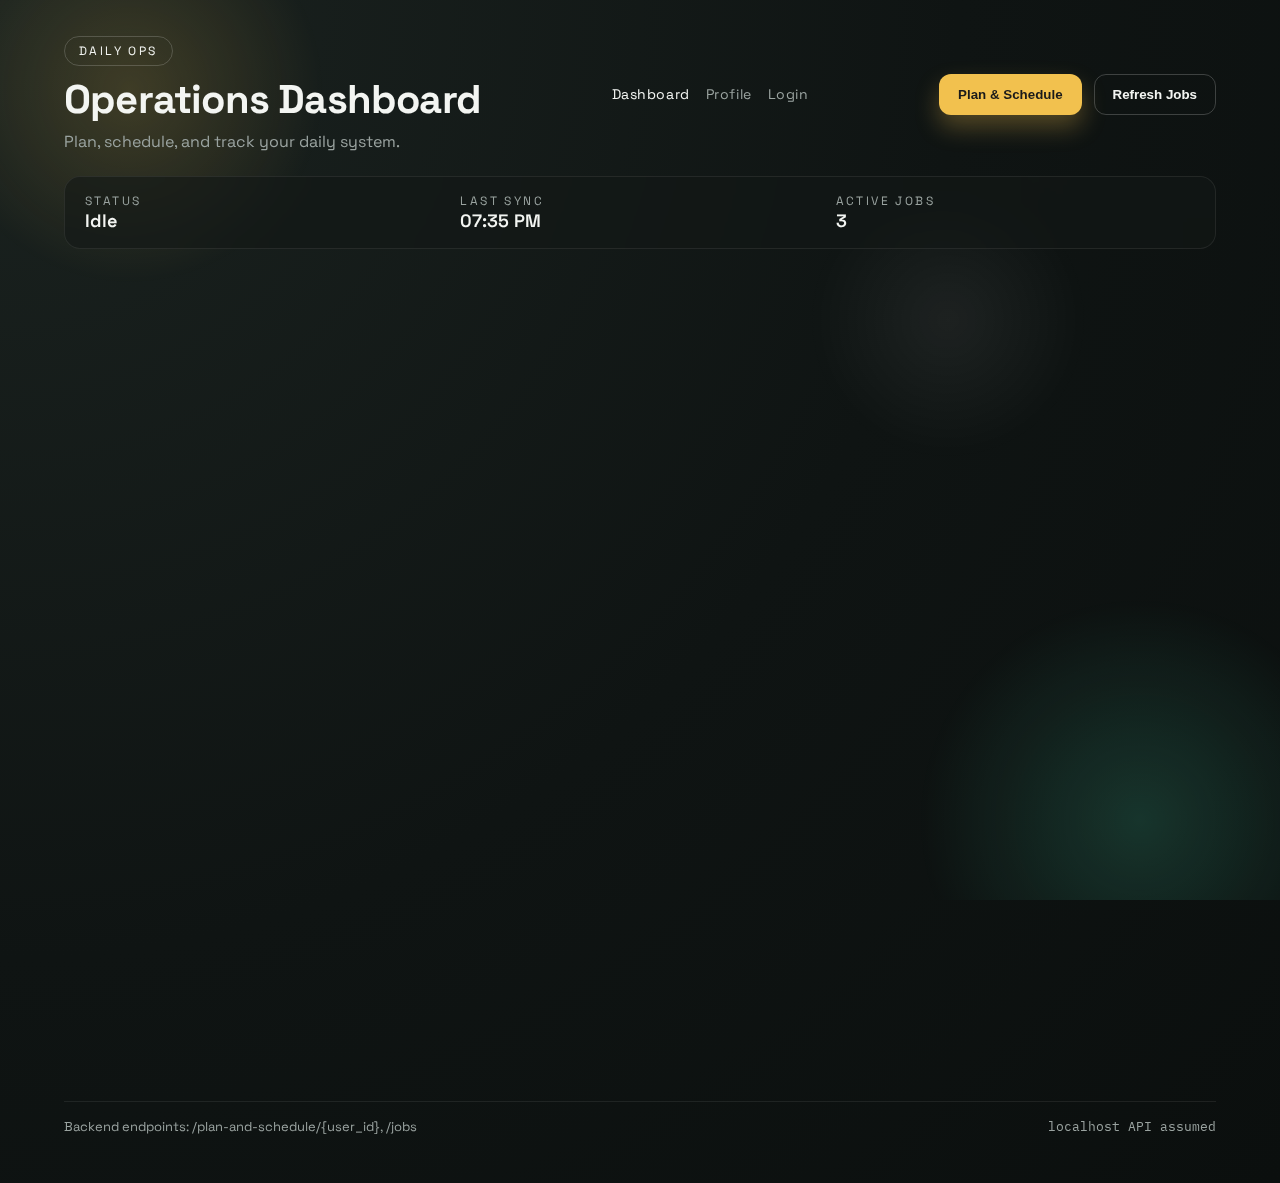
<file: frontend/index.html>
<!doctype html>
<html lang="en">
<head>
  <meta charset="utf-8" />
  <meta name="viewport" content="width=device-width, initial-scale=1" />
  <title>Daily Ops Dashboard</title>
  <link rel="preconnect" href="https://fonts.googleapis.com" />
  <link rel="preconnect" href="https://fonts.gstatic.com" crossorigin />
  <link href="https://fonts.googleapis.com/css2?family=Space+Grotesk:wght@300;400;500;600;700&family=IBM+Plex+Mono:wght@400;500&display=swap" rel="stylesheet" />
  <link rel="stylesheet" href="styles.css" />
</head>
<body>
  <div class="ambient">
    <div class="orb orb-1"></div>
    <div class="orb orb-2"></div>
    <div class="orb orb-3"></div>
  </div>

  <div class="page">
    <header class="topbar">
      <div class="brand">
        <div class="pill">Daily Ops</div>
        <h1>Operations Dashboard</h1>
        <p>Plan, schedule, and track your daily system.</p>
      </div>
      <nav class="nav-links">
        <a href="index.html" class="active">Dashboard</a>
        <a href="profile.html">Profile</a>
        <a href="login.html" id="nav-login">Login</a>
        <button class="nav-logout" id="nav-logout" type="button">Logout</button>
      </nav>
      <div class="actions">
        <button class="btn primary" id="btn-plan">Plan &amp; Schedule</button>
        <button class="btn ghost" id="btn-refresh">Refresh Jobs</button>
      </div>
    </header>

    <section class="statusbar">
      <div>
        <span class="label">Status</span>
        <span class="value" id="status-text">Idle</span>
      </div>
      <div>
        <span class="label">Last Sync</span>
        <span class="value" id="last-sync">--:--</span>
      </div>
      <div>
        <span class="label">Active Jobs</span>
        <span class="value" id="job-count">0</span>
      </div>
    </section>

    <main class="grid">
      <section class="card summary" data-delay="0">
        <div class="card-header">
          <h2>Today at a glance</h2>
          <span class="tag">Live</span>
        </div>
        <div class="summary-grid" id="summary-grid"></div>
      </section>

      <section class="card plan" data-delay="80">
        <div class="card-header">
          <h2>Plan timeline</h2>
          <span class="tag">Next 12h</span>
        </div>
        <div class="timeline" id="plan-list"></div>
      </section>

      <section class="card jobs" data-delay="160">
        <div class="card-header">
          <h2>Scheduled jobs</h2>
          <span class="tag">APScheduler</span>
        </div>
        <div class="job-list" id="job-list"></div>
      </section>

      <section class="card signals" data-delay="240">
        <div class="card-header">
          <h2>Signals</h2>
          <span class="tag">Context</span>
        </div>
        <div class="signal-list" id="signal-list"></div>
      </section>

      <section class="card focus" data-delay="320">
        <div class="card-header">
          <h2>Focus rules</h2>
          <span class="tag">Planner</span>
        </div>
        <ul class="rules">
          <li>Keep reminders out of quiet hours (23:00-07:00).</li>
          <li>Schedule workout + breakfast before shift.</li>
          <li>Daily brief includes shift, meals, and job sprint target.</li>
        </ul>
      </section>
    </main>

    <footer class="footer">
      <span>Backend endpoints: /plan-and-schedule/{user_id}, /jobs</span>
      <span class="mono">localhost API assumed</span>
    </footer>
  </div>

  <script src="app.js"></script>
</body>
</html>
</file>
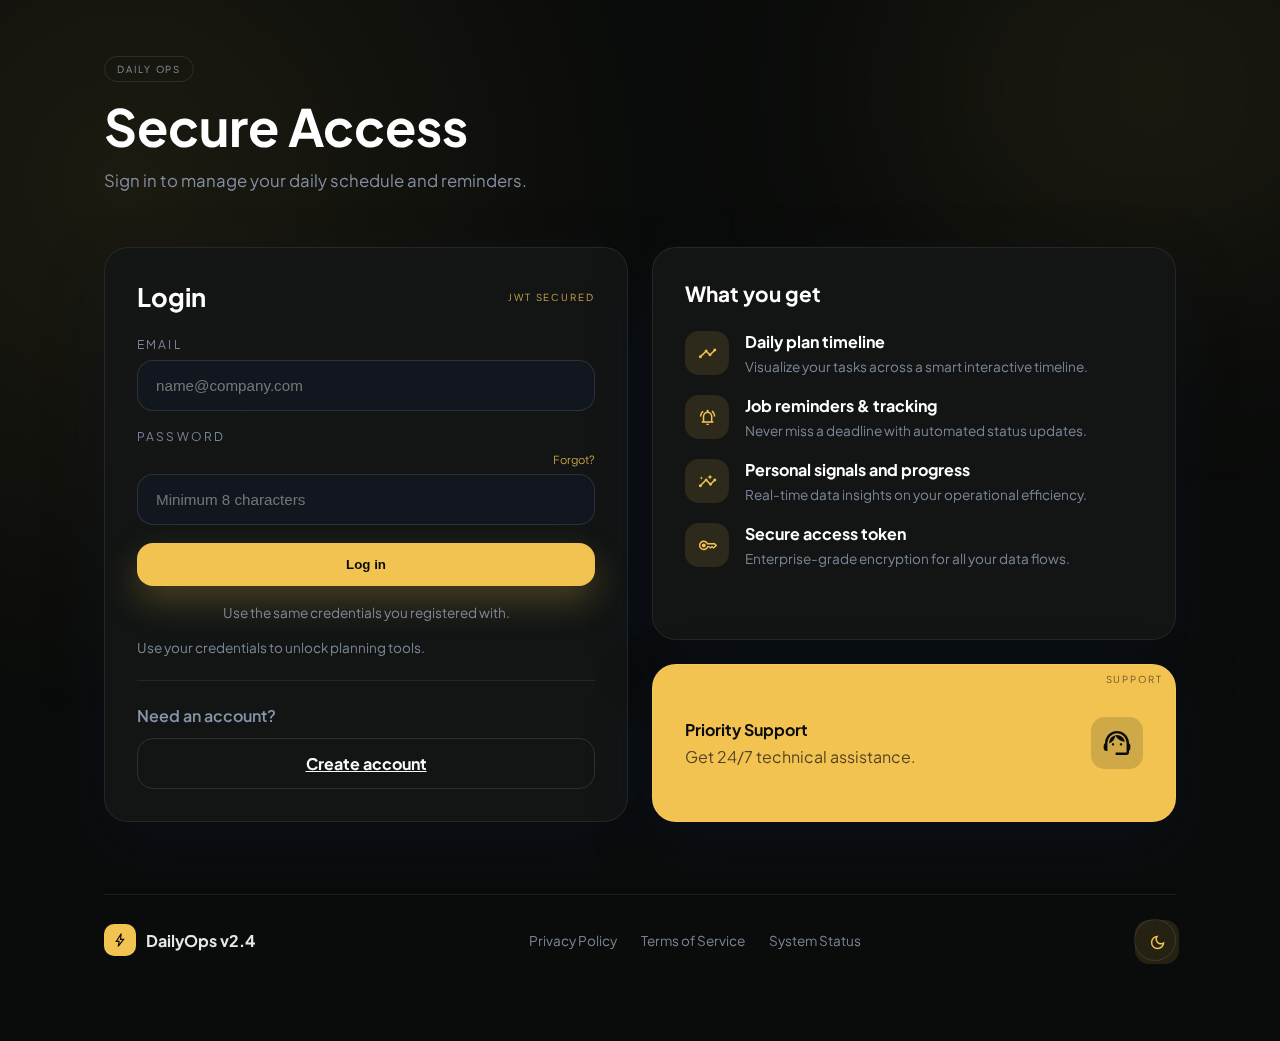
<file: frontend/login.html>
<!doctype html>
<html lang="en" class="dark">
<head>
  <meta charset="utf-8" />
  <meta name="viewport" content="width=device-width, initial-scale=1" />
  <title>Secure Access - Daily Ops</title>
  <link rel="preconnect" href="https://fonts.googleapis.com" />
  <link rel="preconnect" href="https://fonts.gstatic.com" crossorigin />
  <link href="https://fonts.googleapis.com/css2?family=Plus+Jakarta+Sans:wght@300;400;500;600;700&family=Material+Symbols+Outlined:opsz,wght,FILL,GRAD@24,400,0,0&display=swap" rel="stylesheet" />
  <link rel="stylesheet" href="login.css" />
</head>
<body class="login-body">
  <div class="bento-glow"></div>
  <div class="ambient-blob"></div>

  <div class="page">
    <header class="hero">
      <div class="hero-copy">
        <span class="pill">Daily Ops</span>
        <h1>Secure Access</h1>
        <p>Sign in to manage your daily schedule and reminders.</p>
      </div>
    </header>

    <main class="grid">
      <section class="card login-card">
        <div class="card-head">
          <h2>Login</h2>
          <span class="tag">JWT Secured</span>
        </div>
        <form id="login-form" class="login-form">
          <label class="field">
            <span>Email</span>
            <input type="email" id="login-email" placeholder="name@company.com" required />
          </label>
          <label class="field">
            <span>Password</span>
            <div class="field-row">
              <span class="field-hint">Forgot?</span>
            </div>
            <input type="password" id="login-password" placeholder="Minimum 8 characters" required />
          </label>
          <button class="btn primary" type="submit">Log in</button>
          <p class="helper">Use the same credentials you registered with.</p>
          <p class="message" id="auth-message">Use your credentials to unlock planning tools.</p>
        </form>
        <div class="divider"></div>
        <div class="cta">
          <span>Need an account?</span>
          <a class="btn ghost" href="register.html">Create account</a>
        </div>
      </section>

      <section class="stack">
        <div class="card info-card">
          <h3>What you get</h3>
          <ul class="info-list">
            <li>
              <span class="icon">timeline</span>
              <div>
                <h4>Daily plan timeline</h4>
                <p>Visualize your tasks across a smart interactive timeline.</p>
              </div>
            </li>
            <li>
              <span class="icon">notifications_active</span>
              <div>
                <h4>Job reminders &amp; tracking</h4>
                <p>Never miss a deadline with automated status updates.</p>
              </div>
            </li>
            <li>
              <span class="icon">insights</span>
              <div>
                <h4>Personal signals and progress</h4>
                <p>Real-time data insights on your operational efficiency.</p>
              </div>
            </li>
            <li>
              <span class="icon">key</span>
              <div>
                <h4>Secure access token</h4>
                <p>Enterprise-grade encryption for all your data flows.</p>
              </div>
            </li>
          </ul>
        </div>
        <div class="card highlight">
          <div>
            <h4>Priority Support</h4>
            <p>Get 24/7 technical assistance.</p>
          </div>
          <span class="icon large">support_agent</span>
          <span class="badge">Support</span>
        </div>
      </section>
    </main>

    <footer class="footer">
      <div class="brandmark">
        <span class="bolt">bolt</span>
        <strong>DailyOps v2.4</strong>
      </div>
      <div class="links">
        <a href="#">Privacy Policy</a>
        <a href="#">Terms of Service</a>
        <a href="#">System Status</a>
      </div>
      <button class="mode-toggle" type="button" onclick="document.documentElement.classList.toggle('dark')">
        <span class="icon">dark_mode</span>
      </button>
    </footer>
  </div>

  <script src="login.js"></script>
</body>
</html>
</file>
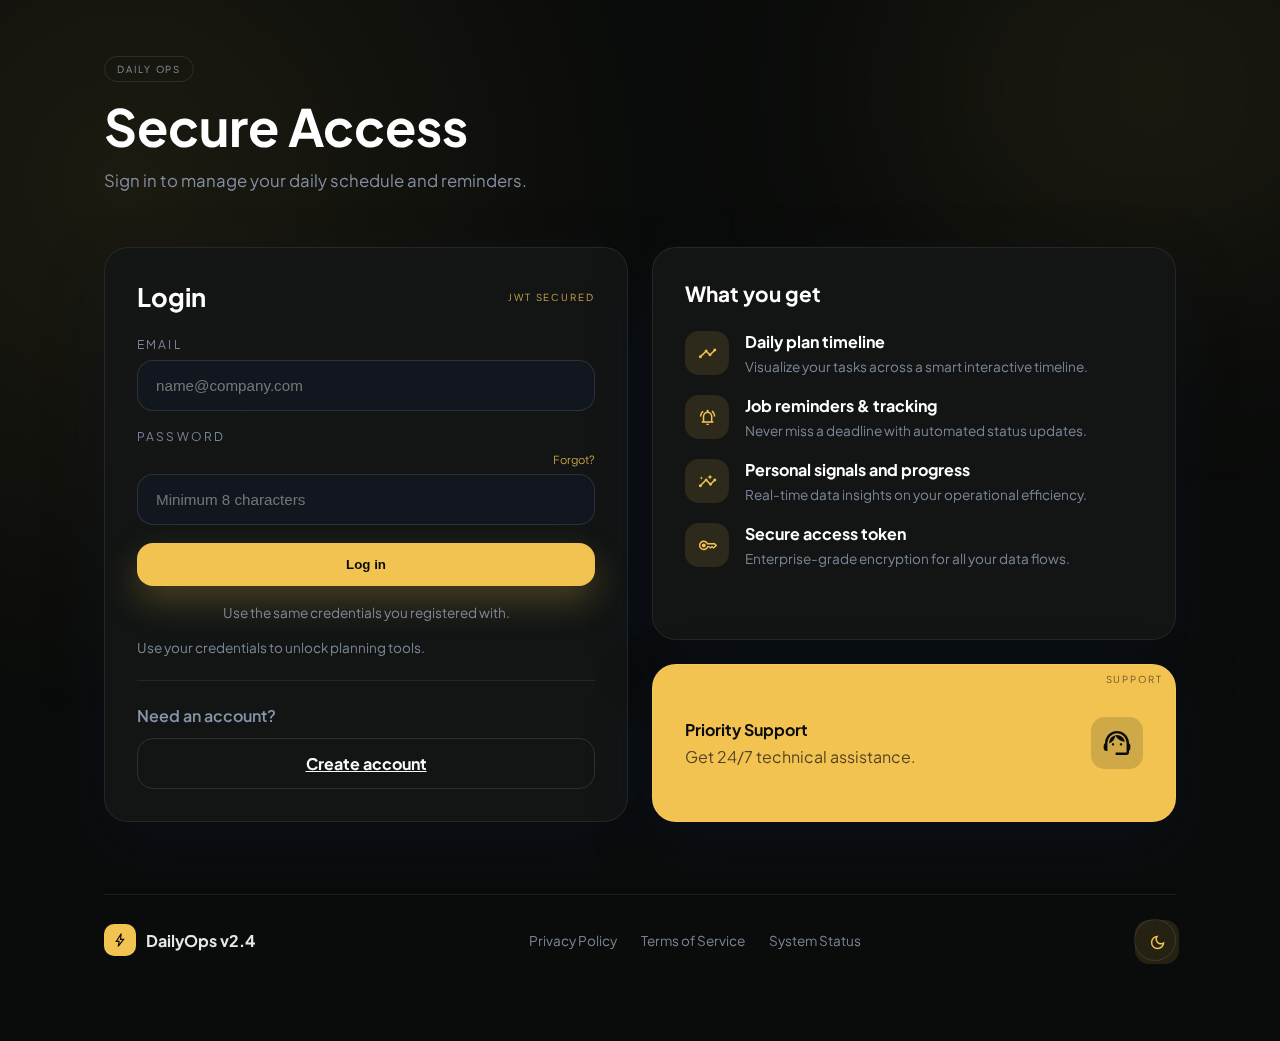
<file: frontend/profile.html>
<!doctype html>
<html lang="en">
<head>
  <meta charset="utf-8" />
  <meta name="viewport" content="width=device-width, initial-scale=1" />
  <title>Daily Ops Profile</title>
  <link rel="preconnect" href="https://fonts.googleapis.com" />
  <link rel="preconnect" href="https://fonts.gstatic.com" crossorigin />
  <link href="https://fonts.googleapis.com/css2?family=Space+Grotesk:wght@300;400;500;600;700&family=IBM+Plex+Mono:wght@400;500&display=swap" rel="stylesheet" />
  <link rel="stylesheet" href="styles.css" />
  <link rel="stylesheet" href="profile.css" />
</head>
<body class="profile-body">
  <div class="ambient">
    <div class="orb orb-1"></div>
    <div class="orb orb-2"></div>
    <div class="orb orb-3"></div>
  </div>

  <div class="page profile-page">
    <div class="loader" id="page-loader">
      <div class="loader-card">
        <div class="pill">Daily Ops</div>
        <h2>Loading profile…</h2>
        <p>Syncing your schedule and signals.</p>
      </div>
    </div>
    <header class="topbar">
      <div class="brand">
        <div class="pill">Daily Ops</div>
        <h1>Profile &amp; Schedule</h1>
        <p>Personal details, daily schedule, and execution status.</p>
      </div>
      <nav class="nav-links">
        <a href="index.html">Dashboard</a>
        <a href="profile.html" class="active">Profile</a>
        <a href="login.html" id="nav-login">Login</a>
      </nav>
      <div class="actions">
        <button class="btn primary" id="btn-plan">Run Planner</button>
        <button class="btn ghost" id="btn-logout">Log out</button>
      </div>
    </header>

    <section class="statusbar">
      <div>
        <span class="label">Status</span>
        <span class="value" id="status-text">Loading</span>
      </div>
      <div>
        <span class="label">Last Sync</span>
        <span class="value" id="last-sync">--:--</span>
      </div>
      <div>
        <span class="label">Active Jobs</span>
        <span class="value" id="job-count">0</span>
      </div>
      <div>
        <span class="label">Account</span>
        <span class="value" id="account-status">--</span>
      </div>
    </section>

    <main class="grid">
      <section class="card" data-delay="0">
        <div class="card-header">
          <h2>Personal details</h2>
          <span class="tag">Profile</span>
        </div>
        <div class="profile-grid" id="profile-grid"></div>
        <div class="profile-actions" id="profile-actions">
          <button class="btn ghost" id="profile-edit" type="button">Edit</button>
          <span class="profile-message" id="profile-message-readonly">Profile data powers the planner.</span>
        </div>
      </section>

      <section class="card" data-delay="80">
        <div class="card-header">
          <h2>Calendar</h2>
          <span class="tag">Planner</span>
        </div>
        <div class="calendar">
          <div class="calendar-strip" id="calendar-strip"></div>
          <div class="calendar-controls">
            <label class="field">
              <span>Pick a date</span>
              <input type="date" id="calendar-input" />
            </label>
            <div class="calendar-actions">
              <button class="btn ghost" id="btn-load-day" type="button">Load day</button>
              <button class="btn primary" id="btn-schedule-day" type="button">Schedule day</button>
            </div>
            <div class="calendar-meta" id="calendar-selected">Selected: Today</div>
          </div>
        </div>
      </section>

      <section class="card" data-delay="160">
        <div class="card-header">
          <h2>Day schedule</h2>
          <span class="tag">Jobs</span>
        </div>
        <div class="calendar-meta" id="day-schedule-label">Selected: Today</div>
        <div class="day-override" id="day-override"></div>
        <div class="timeline" id="schedule-list"></div>
      </section>

      <section class="card" data-delay="240">
        <div class="card-header">
          <h2>Planner output</h2>
          <span class="tag">Actions</span>
        </div>
        <div class="timeline" id="plan-list"></div>
      </section>

      <section class="card" data-delay="320">
        <div class="card-header">
          <h2>Signals</h2>
          <span class="tag">Context</span>
        </div>
        <div class="signal-list" id="signal-list"></div>
      </section>
    </main>

    <footer class="footer">
      <span>Authenticated via JWT</span>
      <span class="mono">/auth/me, /jobs, /plan-and-schedule/{user_id}</span>
    </footer>
  </div>

  <div class="modal hidden" id="schedule-modal" aria-hidden="true">
      <div class="modal-card">
        <div class="modal-header">
          <div>
            <h3>Schedule a day</h3>
            <p id="modal-date-label">Selected date</p>
            <p class="modal-subtle" id="modal-last-updated">No saved schedule</p>
          </div>
          <button class="btn ghost" id="modal-close" type="button">Close</button>
        </div>
      <form id="schedule-form" class="modal-form">
        <div class="modal-grid">
          <label class="field">
            <span>Work shift type</span>
            <select id="modal-shift-type">
              <option value="off">Off</option>
              <option value="day">Day</option>
              <option value="night">Night</option>
            </select>
          </label>
          <label class="field">
            <span>Shift start</span>
            <input type="time" id="modal-shift-start" />
          </label>
          <label class="field">
            <span>Shift end</span>
            <input type="time" id="modal-shift-end" />
          </label>
          <label class="field">
            <span>Goal focus</span>
            <input type="text" id="modal-goal" placeholder="gain_weight / job_search" />
          </label>
          <label class="field">
            <span>Preferred diet</span>
            <input type="text" id="modal-diet" placeholder="vegetarian" />
          </label>
        </div>

        <div class="appointments">
          <div class="appointments-header">
            <span>Appointments</span>
            <button class="btn ghost" id="add-appointment" type="button">Add appointment</button>
          </div>
          <div id="appointments-list"></div>
        </div>

        <label class="field">
          <span>Notes for the day</span>
          <textarea id="modal-notes" rows="3" placeholder="Anything else that matters today..."></textarea>
        </label>

        <div class="modal-actions">
          <button class="btn primary" type="submit">Save &amp; plan day</button>
          <span class="profile-message" id="modal-message">We will use this to plan the day.</span>
        </div>
      </form>
    </div>
  </div>

  <div class="modal hidden" id="profile-modal" aria-hidden="true">
    <div class="modal-card">
      <div class="modal-header">
        <div>
          <h3>Edit profile</h3>
          <p>Update your personal and health details.</p>
        </div>
        <button class="btn ghost" id="profile-modal-close" type="button">Close</button>
      </div>
      <form id="profile-form" class="modal-form">
        <div class="modal-grid">
          <label class="field">
            <span>Name</span>
            <input type="text" id="profile-name" placeholder="Your name" />
          </label>
          <label class="field">
            <span>Phone</span>
            <input type="tel" id="profile-phone" placeholder="+1 555 123 4567" />
          </label>
          <label class="field">
            <span>Timezone</span>
            <input type="text" id="profile-timezone" placeholder="America/Los_Angeles" />
          </label>
          <label class="field">
            <span>Height (cm)</span>
            <input type="number" id="health-height" placeholder="175.5" step="0.01" />
          </label>
          <label class="field">
            <span>Weight (kg)</span>
            <input type="number" id="health-weight" placeholder="60.0" step="0.01" />
          </label>
          <label class="field">
            <span>Target weight (kg)</span>
            <input type="number" id="health-target" placeholder="65.0" step="0.01" />
          </label>
          <label class="field">
            <span>Activity level</span>
            <input type="text" id="health-activity" placeholder="moderate" />
          </label>
          <label class="field">
            <span>Workout experience</span>
            <input type="text" id="health-experience" placeholder="beginner" />
          </label>
          <label class="field">
            <span>Dietary goal</span>
            <input type="text" id="health-goal" placeholder="bulking" />
          </label>
          <label class="field">
            <span>Water goal (ml)</span>
            <input type="number" id="health-water" placeholder="2500" />
          </label>
        </div>
        <div class="modal-actions">
          <button class="btn primary" id="profile-save" type="submit">Save profile</button>
          <span class="profile-message" id="profile-message">Profile data powers the planner.</span>
        </div>
      </form>
    </div>
  </div>

  <script src="profile.js"></script>
</body>
</html>
</file>
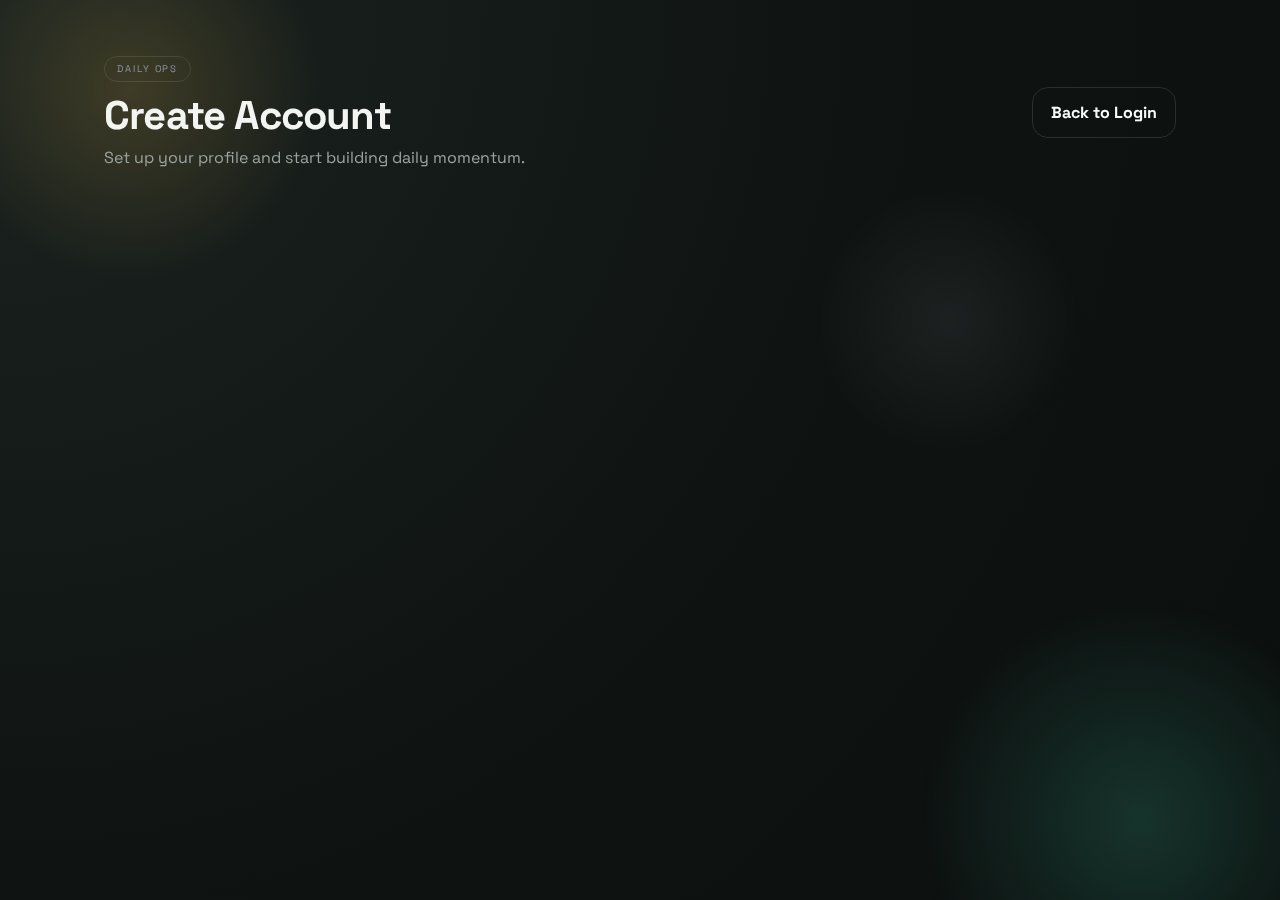
<file: frontend/register.html>
<!doctype html>
<html lang="en">
<head>
  <meta charset="utf-8" />
  <meta name="viewport" content="width=device-width, initial-scale=1" />
  <title>Daily Ops Register</title>
  <link rel="preconnect" href="https://fonts.googleapis.com" />
  <link rel="preconnect" href="https://fonts.gstatic.com" crossorigin />
  <link href="https://fonts.googleapis.com/css2?family=Space+Grotesk:wght@300;400;500;600;700&family=IBM+Plex+Mono:wght@400;500&display=swap" rel="stylesheet" />
  <link rel="stylesheet" href="styles.css" />
  <link rel="stylesheet" href="login.css" />
  <link rel="stylesheet" href="register.css" />
</head>
<body>
  <div class="ambient">
    <div class="orb orb-1"></div>
    <div class="orb orb-2"></div>
    <div class="orb orb-3"></div>
  </div>

  <div class="page auth-page">
    <header class="topbar">
      <div class="brand">
        <div class="pill">Daily Ops</div>
        <h1>Create Account</h1>
        <p>Set up your profile and start building daily momentum.</p>
      </div>
      <div class="actions">
        <a class="btn ghost" href="login.html">Back to Login</a>
      </div>
    </header>

    <main class="auth-shell">
      <section class="card auth-card">
        <div class="card-header">
          <h2>Register</h2>
          <span class="tag">Password</span>
        </div>
        <form id="register-form" class="auth-form">
          <label class="field">
            <span>Email</span>
            <input type="email" id="register-email" placeholder="you@example.com" required />
          </label>
          <label class="field">
            <span>Password</span>
            <input type="password" id="register-password" placeholder="Minimum 8 characters" required />
          </label>
          <button class="btn primary" type="submit">Create account</button>
        </form>
        <div class="auth-message" id="register-message">You will be signed in automatically.</div>
      </section>

      <section class="card auth-card side">
        <h3>Next steps</h3>
        <ul class="auth-list">
          <li>Review your shift schedule</li>
          <li>Set workout and meal goals</li>
          <li>Start the planner and schedule reminders</li>
        </ul>
      </section>
    </main>
  </div>

  <script src="register.js"></script>
</body>
</html>
</file>
<file: frontend/styles.css>
:root {
  --bg: #0f1413;
  --bg-soft: #161c1a;
  --card: #121816;
  --card-border: rgba(255, 255, 255, 0.08);
  --text: #f3f5f2;
  --muted: #9aa3a0;
  --accent: #f2c14e;
  --accent-2: #49dcb1;
  --shadow: rgba(0, 0, 0, 0.45);
}

* {
  box-sizing: border-box;
  margin: 0;
  padding: 0;
}

body {
  font-family: "Space Grotesk", "Segoe UI", sans-serif;
  background: radial-gradient(circle at top left, #1b2320 0%, #0f1413 55%, #0b0f0e 100%);
  color: var(--text);
  min-height: 100vh;
}

.ambient {
  position: fixed;
  inset: 0;
  overflow: hidden;
  pointer-events: none;
}

.orb {
  position: absolute;
  border-radius: 999px;
  filter: blur(0px);
  opacity: 0.5;
  mix-blend-mode: screen;
  animation: float 18s ease-in-out infinite;
}

.orb-1 {
  width: 420px;
  height: 420px;
  background: radial-gradient(circle, rgba(242, 193, 78, 0.35), transparent 65%);
  top: -120px;
  left: -80px;
}

.orb-2 {
  width: 520px;
  height: 520px;
  background: radial-gradient(circle, rgba(73, 220, 177, 0.35), transparent 60%);
  bottom: -180px;
  right: -120px;
  animation-delay: -6s;
}

.orb-3 {
  width: 280px;
  height: 280px;
  background: radial-gradient(circle, rgba(255, 255, 255, 0.12), transparent 70%);
  top: 20%;
  right: 15%;
  animation-delay: -3s;
}

.page {
  position: relative;
  z-index: 1;
  max-width: 1200px;
  margin: 0 auto;
  padding: 36px 24px 48px;
}

.page.with-sidebar {
  display: grid;
  grid-template-columns: minmax(200px, 240px) minmax(0, 1fr);
  gap: 24px;
}

.sidebar {
  background: rgba(18, 24, 22, 0.82);
  border: 1px solid var(--card-border);
  border-radius: 18px;
  padding: 20px;
  box-shadow: 0 16px 40px rgba(0, 0, 0, 0.35);
  backdrop-filter: blur(6px);
  display: grid;
  gap: 16px;
  height: fit-content;
}

.sidebar-header h2 {
  font-size: 24px;
  margin-top: 10px;
}

.sidebar-header p {
  color: var(--muted);
  margin-top: 6px;
  font-size: 14px;
}

.sidebar-section .label {
  display: block;
  text-transform: uppercase;
  font-size: 12px;
  letter-spacing: 0.2em;
  color: var(--muted);
  margin-bottom: 8px;
}

.sidebar-status {
  font-size: 16px;
  font-weight: 600;
}

.sidebar-actions {
  display: grid;
  gap: 10px;
}

.content {
  display: block;
}

.topbar {
  display: flex;
  align-items: center;
  justify-content: space-between;
  gap: 24px;
  margin-bottom: 24px;
}

.brand h1 {
  font-size: 40px;
  letter-spacing: -0.02em;
  margin-top: 8px;
}

.brand p {
  color: var(--muted);
  font-size: 16px;
  margin-top: 6px;
}

.pill {
  display: inline-flex;
  border: 1px solid rgba(255, 255, 255, 0.18);
  padding: 6px 14px;
  border-radius: 999px;
  text-transform: uppercase;
  font-size: 12px;
  letter-spacing: 0.2em;
}

.actions {
  display: flex;
  gap: 12px;
}

.nav-links {
  display: flex;
  gap: 16px;
  align-items: center;
}

.nav-links a {
  color: var(--muted);
  text-decoration: none;
  font-size: 14px;
  letter-spacing: 0.04em;
}

.nav-links .nav-logout {
  background: transparent;
  border: none;
  color: var(--muted);
  font-size: 14px;
  letter-spacing: 0.04em;
  cursor: pointer;
  padding: 0;
}

.nav-links a.active,
.nav-links a:hover,
.nav-links .nav-logout:hover {
  color: var(--text);
}

.btn {
  border: 1px solid transparent;
  padding: 12px 18px;
  border-radius: 12px;
  font-weight: 600;
  cursor: pointer;
  transition: transform 0.2s ease, box-shadow 0.2s ease, border 0.2s ease;
}

.btn.primary {
  background: var(--accent);
  color: #1a1a1a;
  box-shadow: 0 12px 24px rgba(242, 193, 78, 0.3);
}

.btn.ghost {
  background: transparent;
  border-color: rgba(255, 255, 255, 0.2);
  color: var(--text);
}

.btn:hover {
  transform: translateY(-2px);
  box-shadow: 0 10px 20px var(--shadow);
}

.hidden {
  display: none !important;
}

.statusbar {
  display: grid;
  grid-template-columns: repeat(auto-fit, minmax(180px, 1fr));
  gap: 16px;
  background: rgba(18, 24, 22, 0.6);
  border: 1px solid var(--card-border);
  border-radius: 16px;
  padding: 16px 20px;
  margin-bottom: 24px;
  backdrop-filter: blur(10px);
}

.statusbar .label {
  display: block;
  text-transform: uppercase;
  font-size: 12px;
  letter-spacing: 0.2em;
  color: var(--muted);
}

.statusbar .value {
  font-size: 18px;
  font-weight: 600;
}

.grid {
  display: grid;
  grid-template-columns: repeat(auto-fit, minmax(280px, 1fr));
  gap: 20px;
}

.card {
  background: rgba(18, 24, 22, 0.82);
  border: 1px solid var(--card-border);
  border-radius: 18px;
  padding: 20px;
  box-shadow: 0 16px 40px rgba(0, 0, 0, 0.35);
  opacity: 0;
  transform: translateY(16px);
  animation: rise 0.8s ease forwards;
  backdrop-filter: blur(6px);
}

.card-header {
  display: flex;
  align-items: center;
  justify-content: space-between;
  margin-bottom: 16px;
}

.tag {
  font-size: 12px;
  text-transform: uppercase;
  letter-spacing: 0.2em;
  color: var(--accent-2);
}

.summary-grid {
  display: grid;
  grid-template-columns: repeat(auto-fit, minmax(140px, 1fr));
  gap: 12px;
}

.metric {
  background: var(--bg-soft);
  border-radius: 14px;
  padding: 14px 16px;
  border: 1px solid rgba(255, 255, 255, 0.06);
}

.metric .label {
  color: var(--muted);
  font-size: 13px;
  margin-bottom: 6px;
}

.metric .value {
  font-size: 20px;
  font-weight: 600;
}

.timeline {
  display: flex;
  flex-direction: column;
  gap: 14px;
}

.timeline-item {
  border-left: 2px solid rgba(242, 193, 78, 0.4);
  padding-left: 12px;
}

.timeline-item .time {
  font-family: "IBM Plex Mono", monospace;
  color: var(--accent);
  font-size: 14px;
}

.timeline-item .title {
  font-weight: 600;
  margin-top: 4px;
}

.timeline-item .meta {
  color: var(--muted);
  font-size: 13px;
  margin-top: 2px;
}

.job-list,
.signal-list {
  display: flex;
  flex-direction: column;
  gap: 12px;
}

.job-card,
.signal-card {
  background: var(--bg-soft);
  border-radius: 14px;
  padding: 12px 14px;
  border: 1px solid rgba(255, 255, 255, 0.05);
}

.job-card .mono {
  font-family: "IBM Plex Mono", monospace;
  font-size: 12px;
  color: var(--muted);
}

.rules {
  list-style: none;
  display: grid;
  gap: 12px;
  color: var(--muted);
  line-height: 1.4;
}

.footer {
  margin-top: 32px;
  display: flex;
  align-items: center;
  justify-content: space-between;
  color: var(--muted);
  font-size: 13px;
  border-top: 1px solid rgba(255, 255, 255, 0.08);
  padding-top: 16px;
  flex-wrap: wrap;
  gap: 12px;
}

.mono {
  font-family: "IBM Plex Mono", monospace;
}

@keyframes float {
  0%, 100% {
    transform: translateY(0px) translateX(0px);
  }
  50% {
    transform: translateY(18px) translateX(12px);
  }
}

@keyframes rise {
  to {
    opacity: 1;
    transform: translateY(0);
  }
}

@media (max-width: 900px) {
  .page.with-sidebar {
    grid-template-columns: 1fr;
  }

  .nav-links {
    flex-wrap: wrap;
    gap: 12px;
  }

  .topbar {
    flex-direction: column;
    align-items: flex-start;
  }

  .actions {
    width: 100%;
    flex-wrap: wrap;
  }

  .btn {
    width: 100%;
    justify-content: center;
  }
}

@media (max-width: 600px) {
  .page {
    padding: 24px 16px 32px;
  }

  .brand h1 {
    font-size: 32px;
  }
}
</file>
<file: frontend/login.css>
:root {
  color-scheme: light dark;
}

* {
  box-sizing: border-box;
  margin: 0;
  padding: 0;
}

body.login-body {
  font-family: "Plus Jakarta Sans", sans-serif;
  background: #0a0c0b;
  color: #e5e7eb;
  min-height: 100vh;
  overflow-x: hidden;
}

.dark body.login-body {
  background: #0a0c0b;
}

.bento-glow {
  position: fixed;
  inset: 0;
  background: radial-gradient(circle at 10% 20%, rgba(243, 195, 82, 0.08) 0%, transparent 40%);
  pointer-events: none;
  z-index: 0;
}

.ambient-blob {
  position: fixed;
  top: -10%;
  right: -10%;
  width: 40%;
  height: 40%;
  background: rgba(243, 195, 82, 0.08);
  filter: blur(120px);
  border-radius: 999px;
  pointer-events: none;
  z-index: 0;
}

.page {
  max-width: 1120px;
  margin: 0 auto;
  padding: 56px 24px 80px;
  position: relative;
  z-index: 1;
}

.hero {
  display: flex;
  align-items: center;
  justify-content: space-between;
  margin-bottom: 56px;
}

.hero-copy h1 {
  font-size: clamp(2.4rem, 4vw, 3.4rem);
  color: #ffffff;
  margin-top: 12px;
}

.hero-copy p {
  margin-top: 12px;
  color: rgba(148, 163, 184, 0.85);
  font-size: 1.05rem;
}

.pill {
  display: inline-flex;
  padding: 6px 12px;
  border-radius: 999px;
  border: 1px solid rgba(255, 255, 255, 0.1);
  font-size: 0.6rem;
  text-transform: uppercase;
  letter-spacing: 0.2em;
  color: rgba(148, 163, 184, 0.85);
}

.grid {
  display: grid;
  grid-template-columns: repeat(auto-fit, minmax(280px, 1fr));
  gap: 24px;
}

.card {
  background: rgba(19, 22, 21, 0.95);
  border: 1px solid rgba(255, 255, 255, 0.08);
  border-radius: 24px;
  padding: 32px;
  box-shadow: 0 24px 60px rgba(15, 23, 42, 0.35);
}

.login-card {
  display: flex;
  flex-direction: column;
  gap: 24px;
}

.card-head {
  display: flex;
  justify-content: space-between;
  align-items: center;
}

.card-head h2 {
  font-size: 1.6rem;
  color: #ffffff;
}

.tag {
  font-size: 0.6rem;
  letter-spacing: 0.2em;
  text-transform: uppercase;
  color: rgba(243, 195, 82, 0.8);
}

.login-form {
  display: grid;
  gap: 18px;
}

.field {
  display: grid;
  gap: 8px;
  color: rgba(148, 163, 184, 0.8);
  font-size: 0.75rem;
  letter-spacing: 0.18em;
  text-transform: uppercase;
}

.field-row {
  display: flex;
  justify-content: flex-end;
  font-size: 0.7rem;
  text-transform: none;
  letter-spacing: normal;
}

.field-hint {
  color: rgba(243, 195, 82, 0.8);
}

.field input {
  width: 100%;
  padding: 16px 18px;
  border-radius: 16px;
  border: 1px solid rgba(255, 255, 255, 0.12);
  background: rgba(15, 23, 42, 0.5);
  color: #f8fafc;
  font-size: 0.95rem;
}

.field input:focus {
  outline: 2px solid rgba(243, 195, 82, 0.4);
  border-color: transparent;
}

.btn {
  border: none;
  border-radius: 16px;
  padding: 14px 18px;
  font-weight: 700;
  cursor: pointer;
  text-align: center;
  transition: transform 0.2s ease, box-shadow 0.2s ease, background 0.2s ease;
}

.btn.primary {
  background: #f3c352;
  color: #0a0c0b;
  box-shadow: 0 15px 35px rgba(243, 195, 82, 0.25);
}

.btn.primary:hover {
  background: rgba(243, 195, 82, 0.9);
  transform: translateY(-1px);
}

.btn.ghost {
  background: transparent;
  border: 1px solid rgba(255, 255, 255, 0.12);
  color: #f8fafc;
}

.helper {
  text-align: center;
  font-size: 0.85rem;
  color: rgba(148, 163, 184, 0.8);
}

.message {
  font-size: 0.85rem;
  color: rgba(148, 163, 184, 0.8);
}

.divider {
  height: 1px;
  background: rgba(255, 255, 255, 0.08);
}

.cta {
  display: flex;
  flex-direction: column;
  gap: 12px;
  color: rgba(148, 163, 184, 0.9);
  font-weight: 600;
}

.stack {
  display: grid;
  gap: 24px;
}

.info-card h3 {
  font-size: 1.3rem;
  color: #ffffff;
  margin-bottom: 24px;
}

.info-list {
  list-style: none;
  display: grid;
  gap: 20px;
}

.info-list li {
  display: grid;
  grid-template-columns: 44px 1fr;
  gap: 16px;
}

.icon {
  font-family: "Material Symbols Outlined";
  font-size: 1.2rem;
  width: 44px;
  height: 44px;
  border-radius: 14px;
  background: rgba(243, 195, 82, 0.12);
  color: #f3c352;
  display: grid;
  place-items: center;
}

.icon.large {
  font-size: 2rem;
  width: 52px;
  height: 52px;
}

.info-list h4 {
  font-size: 1rem;
  color: #ffffff;
}

.info-list p {
  font-size: 0.85rem;
  color: rgba(148, 163, 184, 0.8);
  margin-top: 6px;
}

.highlight {
  background: #f3c352;
  color: #0a0c0b;
  display: flex;
  align-items: center;
  justify-content: space-between;
  position: relative;
  overflow: hidden;
}

.highlight p {
  color: rgba(10, 12, 11, 0.7);
  margin-top: 6px;
}

.highlight .icon {
  background: rgba(10, 12, 11, 0.15);
  color: #0a0c0b;
}

.highlight .badge {
  position: absolute;
  right: 12px;
  top: 8px;
  font-size: 0.6rem;
  text-transform: uppercase;
  letter-spacing: 0.2em;
  color: rgba(10, 12, 11, 0.6);
}

.footer {
  margin-top: 72px;
  padding-top: 24px;
  border-top: 1px solid rgba(255, 255, 255, 0.08);
  display: flex;
  flex-wrap: wrap;
  align-items: center;
  justify-content: space-between;
  gap: 16px;
}

.brandmark {
  display: flex;
  align-items: center;
  gap: 10px;
}

.bolt {
  font-family: "Material Symbols Outlined";
  width: 32px;
  height: 32px;
  border-radius: 10px;
  background: #f3c352;
  color: #0a0c0b;
  display: grid;
  place-items: center;
}

.links {
  display: flex;
  gap: 24px;
  font-size: 0.85rem;
  color: rgba(148, 163, 184, 0.8);
}

.links a {
  color: inherit;
  text-decoration: none;
}

.links a:hover {
  color: #f3c352;
}

.mode-toggle {
  background: transparent;
  border: 1px solid rgba(255, 255, 255, 0.12);
  width: 42px;
  height: 42px;
  border-radius: 999px;
  display: grid;
  place-items: center;
  color: rgba(148, 163, 184, 0.8);
  cursor: pointer;
}

@media (max-width: 900px) {
  .hero {
    flex-direction: column;
    align-items: flex-start;
  }

  .footer {
    flex-direction: column;
    align-items: flex-start;
  }

  .links {
    flex-wrap: wrap;
  }
}
</file>
<file: frontend/profile.css>
.profile-body {
  background: radial-gradient(circle at 0% 0%, #064e3b 0%, #0b1413 40%, #080c0b 100%);
}

.profile-page .card,
.profile-page .statusbar,
.profile-page .sidebar {
  background: rgba(30, 41, 59, 0.35);
  border: 1px solid rgba(255, 255, 255, 0.06);
  backdrop-filter: blur(10px);
  box-shadow: 0 18px 45px rgba(0, 0, 0, 0.45);
}

.profile-page .card {
  border-radius: 22px;
}

.profile-page .statusbar {
  border-radius: 18px;
  padding: 18px 22px;
}

.profile-page .topbar {
  margin-bottom: 28px;
}

.profile-page .brand h1 {
  font-size: 38px;
}

.profile-page .nav-links a,
.profile-page .nav-links .nav-logout {
  font-size: 13px;
  letter-spacing: 0.08em;
  text-transform: uppercase;
}

.profile-grid {
  display: grid;
  grid-template-columns: repeat(auto-fit, minmax(160px, 1fr));
  gap: 12px;
}

.profile-grid.hidden {
  display: none;
}

.profile-card {
  background: rgba(15, 23, 42, 0.6);
  border-radius: 16px;
  padding: 16px 18px;
  border: 1px solid rgba(255, 255, 255, 0.08);
}

.profile-card .label {
  color: var(--muted);
  font-size: 13px;
  margin-bottom: 6px;
}

.profile-card .value {
  font-size: 18px;
  font-weight: 600;
}

.loader {
  position: fixed;
  inset: 0;
  background: rgba(10, 14, 13, 0.75);
  backdrop-filter: blur(6px);
  display: flex;
  align-items: center;
  justify-content: center;
  z-index: 10;
  opacity: 1;
  transition: opacity 0.3s ease;
}

.loader.hidden {
  opacity: 0;
  pointer-events: none;
}

.loader-card {
  background: rgba(18, 24, 22, 0.92);
  border: 1px solid rgba(255, 255, 255, 0.08);
  border-radius: 18px;
  padding: 24px 28px;
  text-align: center;
  max-width: 320px;
  box-shadow: 0 20px 45px rgba(0, 0, 0, 0.45);
}

.loader-card h2 {
  margin-top: 12px;
  font-size: 22px;
}

.loader-card p {
  margin-top: 8px;
  color: var(--muted);
  font-size: 14px;
}

.profile-form {
  margin-top: 18px;
  display: grid;
  gap: 16px;
}

.profile-form.hidden {
  display: none;
}

.profile-actions {
  margin-top: 14px;
  display: flex;
  flex-wrap: wrap;
  align-items: center;
  gap: 12px;
}

.profile-actions.hidden {
  display: none;
}

.profile-form.is-locked .field input {
  opacity: 0.7;
  cursor: not-allowed;
}

.profile-form.is-locked #profile-save {
  display: none;
}

.profile-form.is-editing #profile-edit {
  display: none;
}

.profile-form.is-disabled {
  opacity: 0.7;
  pointer-events: none;
}

.profile-form-grid {
  display: grid;
  grid-template-columns: repeat(auto-fit, minmax(200px, 1fr));
  gap: 12px;
}

.field {
  display: grid;
  gap: 8px;
  font-size: 14px;
  color: var(--muted);
}

.field input {
  width: 100%;
  padding: 12px 14px;
  border-radius: 12px;
  border: 1px solid rgba(255, 255, 255, 0.12);
  background: rgba(10, 14, 13, 0.6);
  color: var(--text);
  font-family: "Space Grotesk", "Segoe UI", sans-serif;
}

.field input:focus {
  outline: 2px solid rgba(242, 193, 78, 0.4);
  border-color: transparent;
}

.profile-message {
  font-size: 13px;
  color: var(--muted);
}

.calendar {
  display: grid;
  gap: 18px;
}

.calendar-strip {
  display: grid;
  grid-template-columns: repeat(auto-fit, minmax(80px, 1fr));
  gap: 12px;
}

.calendar-day {
  border-radius: 14px;
  border: 1px solid rgba(255, 255, 255, 0.08);
  padding: 12px 12px;
  background: rgba(15, 23, 42, 0.6);
  text-align: left;
  cursor: pointer;
  transition: transform 0.2s ease, border 0.2s ease;
  color: var(--text);
}

.calendar-day span {
  display: block;
  font-size: 12px;
  color: var(--muted);
}

.calendar-day strong {
  font-size: 16px;
}

.calendar-day.active {
  border-color: rgba(245, 158, 11, 0.6);
  transform: translateY(-2px);
}

.calendar-controls {
  display: grid;
  gap: 12px;
}

.calendar-actions {
  display: flex;
  flex-wrap: wrap;
  gap: 12px;
}

.calendar-meta {
  font-size: 13px;
  color: var(--muted);
}

.day-override {
  margin-top: 12px;
  display: grid;
  gap: 10px;
  font-size: 13px;
  color: var(--muted);
  background: rgba(15, 23, 42, 0.5);
  border: 1px solid rgba(255, 255, 255, 0.08);
  border-radius: 16px;
  padding: 14px 16px;
}

.day-override-row {
  display: flex;
  align-items: center;
  justify-content: space-between;
  gap: 12px;
}

.day-override-row span {
  text-transform: uppercase;
  letter-spacing: 0.18em;
  font-size: 11px;
}

.day-override-row strong {
  color: var(--text);
  font-weight: 600;
}

.timeline-item {
  border-left: 2px solid rgba(245, 158, 11, 0.3);
  padding-left: 16px;
  position: relative;
}

.timeline-item::before {
  content: "";
  position: absolute;
  left: -6px;
  top: 2px;
  width: 8px;
  height: 8px;
  border-radius: 999px;
  background: rgba(245, 158, 11, 0.8);
}

.timeline-item .time {
  color: rgba(245, 158, 11, 0.95);
  font-weight: 600;
}

.timeline-item .meta {
  text-transform: uppercase;
  letter-spacing: 0.2em;
  font-size: 10px;
}

.modal {
  position: fixed;
  inset: 0;
  background: rgba(10, 14, 13, 0.75);
  backdrop-filter: blur(6px);
  display: flex;
  align-items: center;
  justify-content: center;
  z-index: 20;
}

.modal.hidden {
  display: none;
}

.modal-card {
  width: min(780px, 92vw);
  background: rgba(18, 24, 22, 0.95);
  border: 1px solid rgba(255, 255, 255, 0.08);
  border-radius: 18px;
  padding: 20px 24px;
  box-shadow: 0 24px 50px rgba(0, 0, 0, 0.5);
  display: grid;
  gap: 16px;
}

.modal-header {
  display: flex;
  align-items: center;
  justify-content: space-between;
  gap: 16px;
}

.modal-header h3 {
  font-size: 20px;
}

.modal-header p {
  color: var(--muted);
  font-size: 13px;
  margin-top: 6px;
}

.modal-subtle {
  color: var(--muted);
  font-size: 12px;
  margin-top: 4px;
}

.modal-form {
  display: grid;
  gap: 16px;
}

.modal-form.is-disabled {
  opacity: 0.7;
  pointer-events: none;
}

.modal-grid {
  display: grid;
  grid-template-columns: repeat(auto-fit, minmax(180px, 1fr));
  gap: 12px;
}

.appointments {
  display: grid;
  gap: 12px;
}

.appointments-header {
  display: flex;
  align-items: center;
  justify-content: space-between;
  color: var(--muted);
  font-size: 13px;
}

.appointment-row {
  display: grid;
  grid-template-columns: minmax(120px, 1fr) minmax(120px, 1fr) minmax(140px, 2fr) auto;
  gap: 10px;
  align-items: center;
}

.appointment-row input {
  width: 100%;
}

.modal-actions {
  display: flex;
  flex-wrap: wrap;
  align-items: center;
  gap: 12px;
}

.modal-form textarea {
  width: 100%;
  padding: 12px 14px;
  border-radius: 12px;
  border: 1px solid rgba(255, 255, 255, 0.12);
  background: rgba(10, 14, 13, 0.6);
  color: var(--text);
  font-family: "Space Grotesk", "Segoe UI", sans-serif;
  resize: vertical;
}

.modal-form select {
  width: 100%;
  padding: 12px 14px;
  border-radius: 12px;
  border: 1px solid rgba(255, 255, 255, 0.12);
  background: rgba(10, 14, 13, 0.6);
  color: var(--text);
  font-family: "Space Grotesk", "Segoe UI", sans-serif;
}

@media (max-width: 600px) {
  .profile-page .actions {
    width: 100%;
  }
}
</file>
<file: frontend/register.css>
.auth-page .actions a {
  text-decoration: none;
}
</file>
